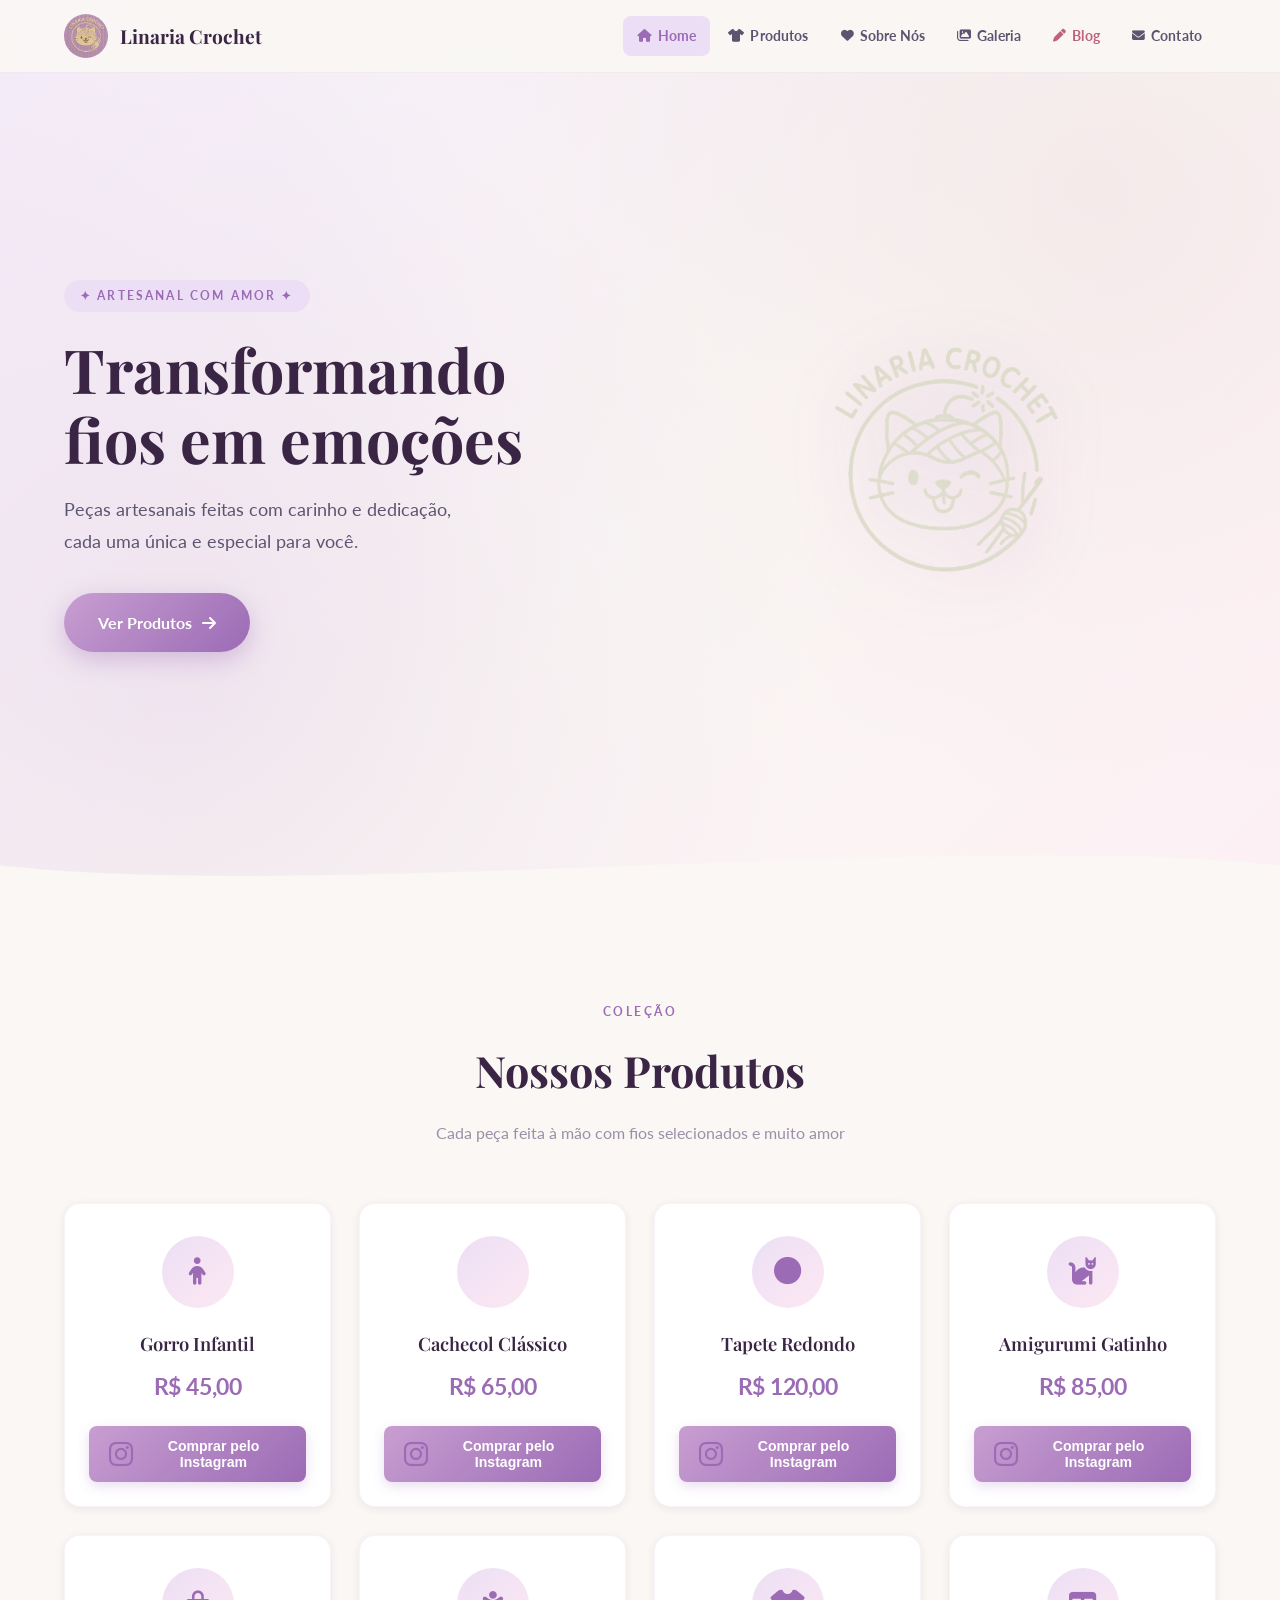
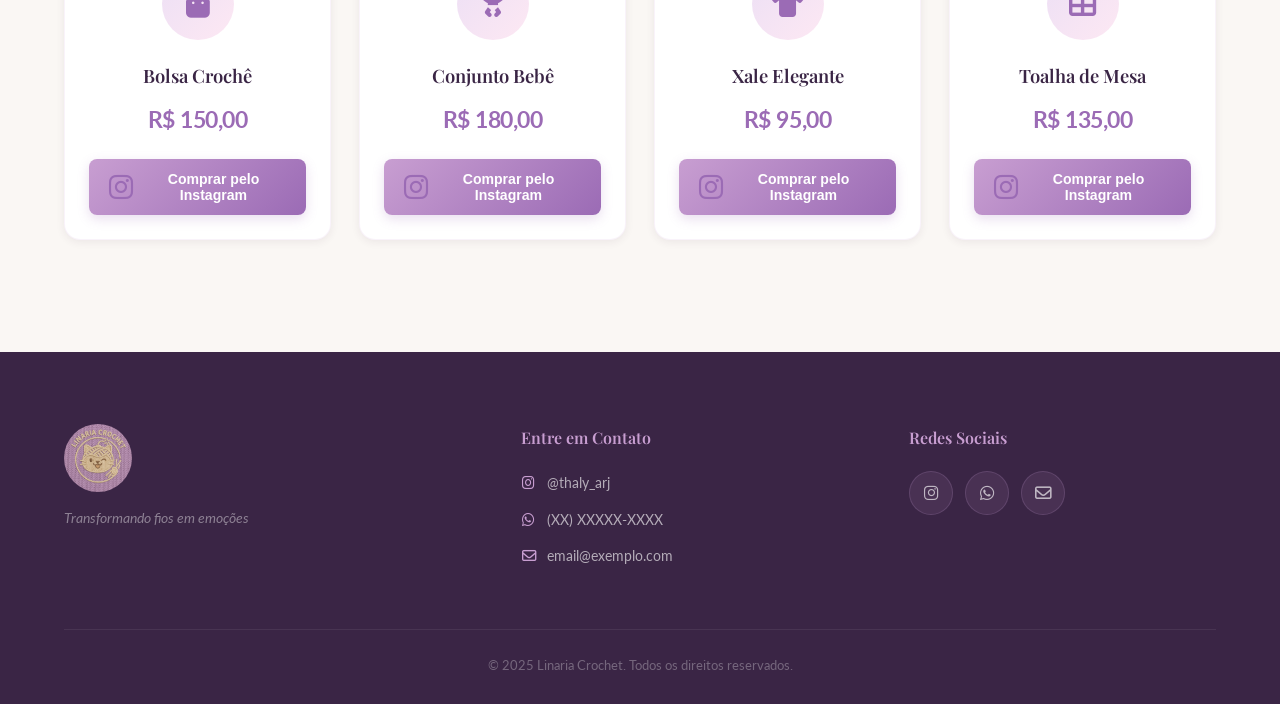
<file: index.html>
<!DOCTYPE html>
<html lang="pt-BR">
<head>
  <meta charset="UTF-8" />
  <meta name="viewport" content="width=device-width, initial-scale=1.0" />
  <title>Linaria Crochet</title>
  <link rel="icon" type="image/png" href="./img/favicon.ico">
  <link rel="preconnect" href="https://fonts.googleapis.com">
  <link rel="preconnect" href="https://fonts.gstatic.com" crossorigin>
  <link href="https://fonts.googleapis.com/css2?family=Playfair+Display:ital,wght@0,400;0,600;0,700;1,400&family=Lato:wght@300;400;700&display=swap" rel="stylesheet">
  <link rel="stylesheet" href="https://cdnjs.cloudflare.com/ajax/libs/font-awesome/6.4.0/css/all.min.css">
  <link rel="stylesheet" href="css/style.css">
  <link rel="stylesheet" href="css/cat.css">
</head>
<body>
  <nav class="navbar" id="navbar">
    <div class="nav-container">
      <a href="index.html" class="nav-brand">
        <img src="./img/logo.png" alt="Linaria Crochet" />
        <span>Linaria Crochet</span>
      </a>
      <ul class="nav-menu" id="pp-menu"></ul>
      <button class="mobile-menu-toggle" aria-label="Abrir menu">
        <i class="fas fa-bars"></i>
      </button>
    </div>
  </nav>
  <div class="overlay"></div>

  <section class="hero" id="home">
    <div class="hero-container">
      <div class="hero-content">
        <span class="hero-badge">✦ Artesanal com amor ✦</span>
        <h1 class="hero-title">Transformando<br>fios em emoções</h1>
        <p class="hero-subtitle">Peças artesanais feitas com carinho e dedicação, cada uma única e especial para você.</p>
        <a href="#products" class="hero-button">
          Ver Produtos <i class="fas fa-arrow-right"></i>
        </a>
      </div>
      <div class="hero-visual">
        <div class="cat-logo"></div>
      </div>
    </div>
    <div class="hero-wave">
      <svg viewBox="0 0 1440 80" preserveAspectRatio="none" xmlns="http://www.w3.org/2000/svg">
        <path d="M0,40 C360,80 1080,0 1440,40 L1440,80 L0,80 Z" fill="#faf7f4"/>
      </svg>
    </div>
  </section>

  <main class="main-container" id="products">
    <div class="section-header">
      <span class="section-badge">Coleção</span>
      <h2 class="section-title">Nossos Produtos</h2>
      <p class="section-subtitle">Cada peça feita à mão com fios selecionados e muito amor</p>
    </div>
    <div class="grid" id="product-grid"></div>
  </main>

  <footer class="footer" id="contact">
    <div class="container">
      <div class="footer-content">
        <div class="footer-brand">
          <img src="./img/logo.png" alt="Linaria Crochet">
          <p class="footer-tagline">Transformando fios em emoções</p>
        </div>
        <div class="footer-info">
          <h3>Entre em Contato</h3>
          <div class="contact-info">
            <p><i class="fab fa-instagram"></i> @thaly_arj</p>
            <p><i class="fab fa-whatsapp"></i> (XX) XXXXX-XXXX</p>
            <p><i class="far fa-envelope"></i> email@exemplo.com</p>
          </div>
        </div>
        <div class="footer-social">
          <h3>Redes Sociais</h3>
          <div class="footer-links">
            <a href="https://www.instagram.com/thaly_arj/" target="_blank" aria-label="Instagram">
              <i class="fab fa-instagram"></i>
            </a>
            <a href="#" aria-label="WhatsApp">
              <i class="fab fa-whatsapp"></i>
            </a>
            <a href="#" aria-label="Email">
              <i class="far fa-envelope"></i>
            </a>
          </div>
        </div>
      </div>
      <div class="footer-bottom">
        <p>&copy; 2025 Linaria Crochet. Todos os direitos reservados.</p>
      </div>
    </div>
  </footer>

  <script src="js/menu.js"></script>
  <script src="js/script.js"></script>
</body>
</html>
</file>
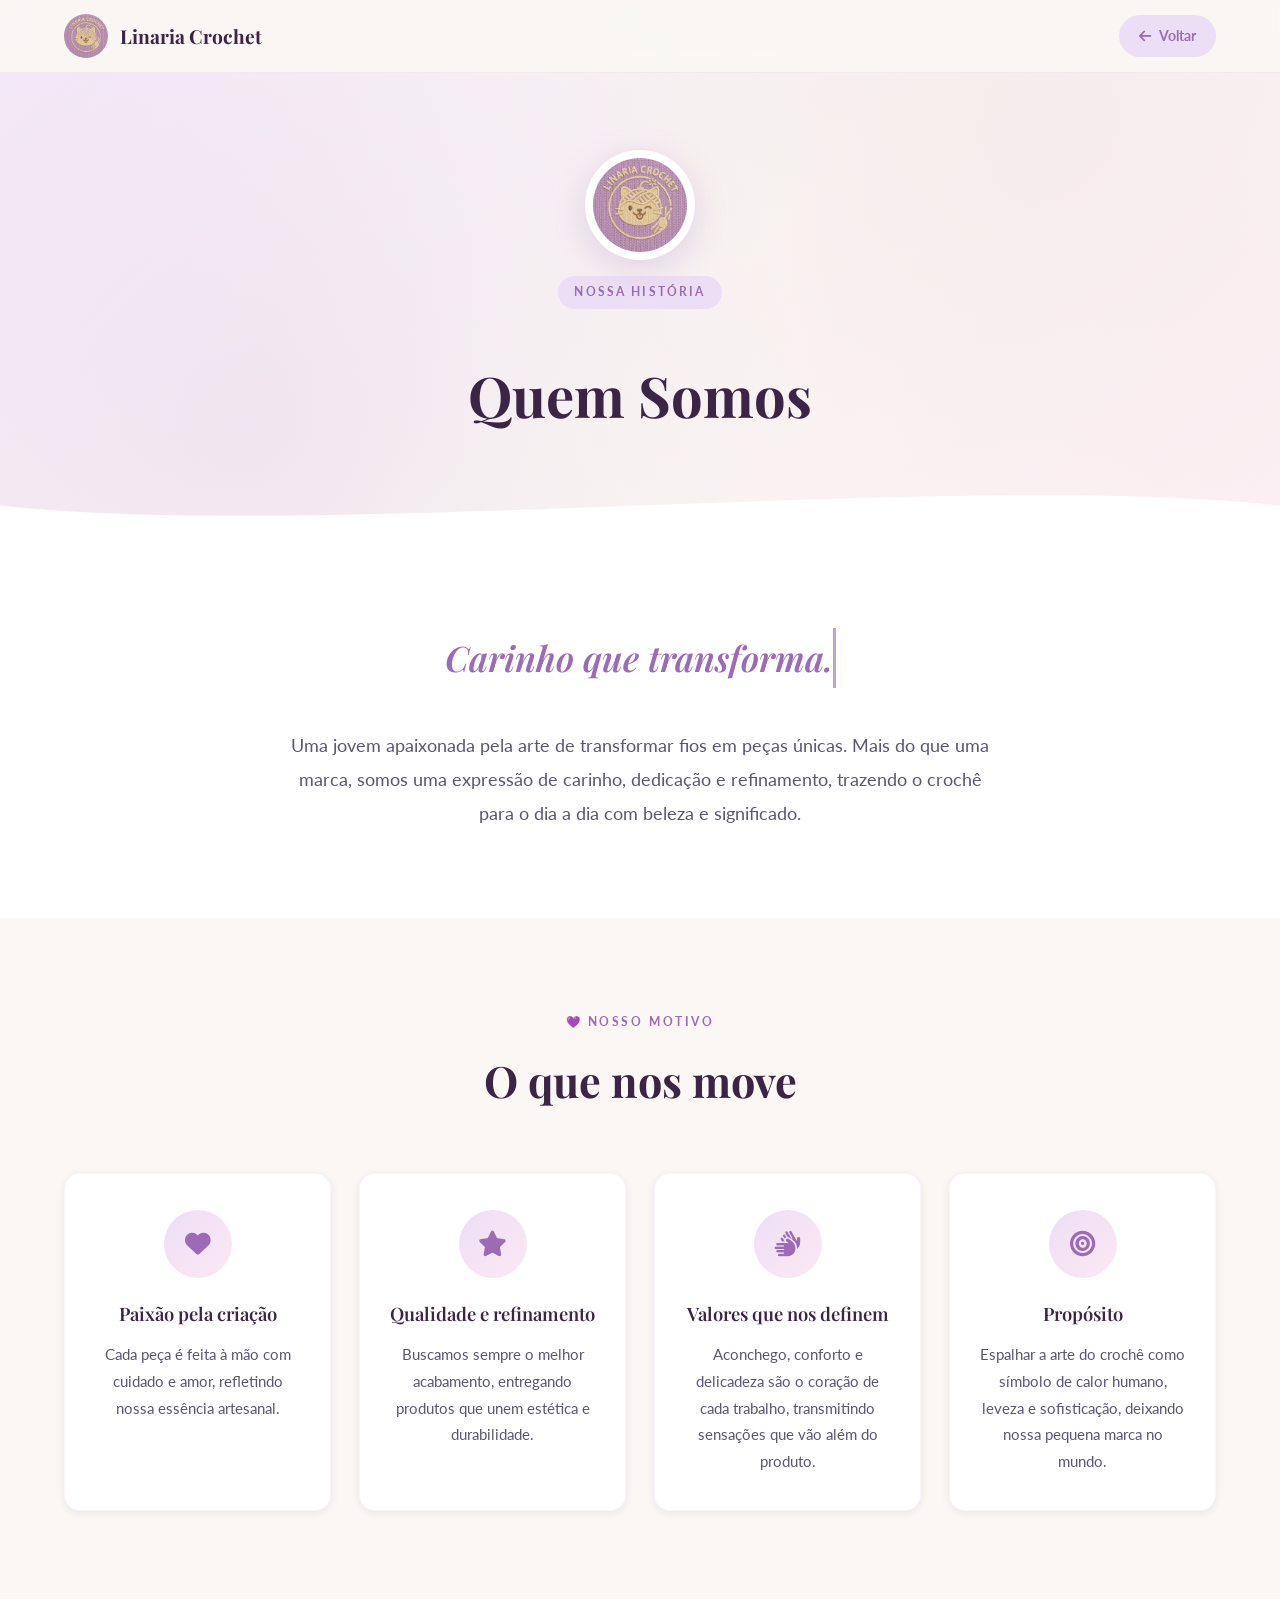
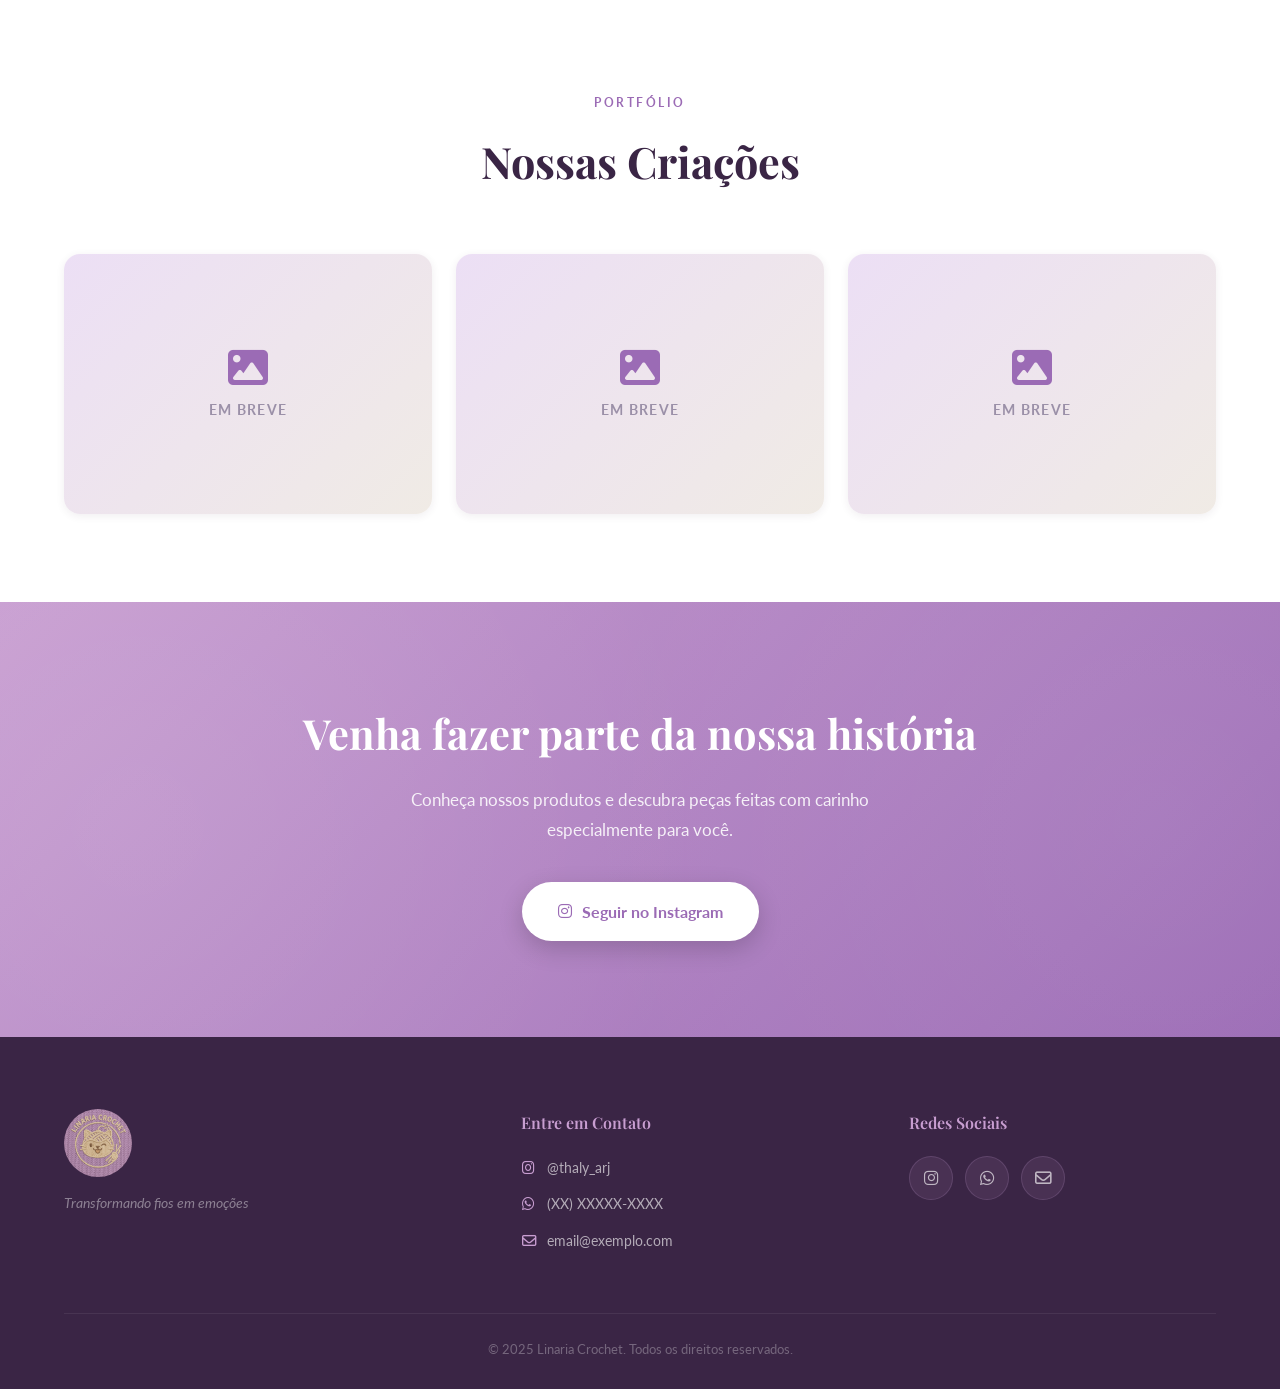
<file: quemsomos.html>
<!DOCTYPE html>
<html lang="pt-BR">
<head>
  <meta charset="UTF-8">
  <meta name="viewport" content="width=device-width, initial-scale=1.0">
  <title>Quem Somos - Linaria Crochet</title>
  <link rel="icon" type="image/png" href="./img/favicon.ico">
  <link rel="preconnect" href="https://fonts.googleapis.com">
  <link rel="preconnect" href="https://fonts.gstatic.com" crossorigin>
  <link href="https://fonts.googleapis.com/css2?family=Playfair+Display:ital,wght@0,400;0,600;0,700;1,400&family=Lato:wght@300;400;700&display=swap" rel="stylesheet">
  <link rel="stylesheet" href="https://cdnjs.cloudflare.com/ajax/libs/font-awesome/6.4.0/css/all.min.css">
  <link rel="stylesheet" href="css/style.css">
  <link rel="stylesheet" href="css/quemSomos.css">
</head>
<body>
  <nav class="navbar" id="navbar">
    <div class="nav-container">
      <a href="index.html" class="nav-brand">
        <img src="./img/logo.png" alt="Linaria Crochet" />
        <span>Linaria Crochet</span>
      </a>
      <a href="index.html" class="nav-back">
        <i class="fas fa-arrow-left"></i>
        <span>Voltar</span>
      </a>
    </div>
  </nav>

  <section class="qs-hero">
    <div class="qs-hero-content">
      <div class="qs-hero-logo">
        <img src="img/logo.png" alt="Linaria Crochet">
      </div>
      <span class="hero-badge">Nossa história</span>
      <h1 class="qs-hero-title">Quem Somos</h1>
    </div>
    <div class="hero-wave">
      <svg viewBox="0 0 1440 80" preserveAspectRatio="none" xmlns="http://www.w3.org/2000/svg">
        <path d="M0,40 C360,80 1080,0 1440,40 L1440,80 L0,80 Z" fill="#ffffff"/>
      </svg>
    </div>
  </section>

  <main class="about-container">
    <section class="intro-section">
      <div class="container">
        <div class="typewriter-container">
          <h2 class="typewriter">Carinho que transforma.</h2>
        </div>
        <p class="intro-text">Uma jovem apaixonada pela arte de transformar fios em peças únicas. Mais do que uma marca, somos uma expressão de carinho, dedicação e refinamento, trazendo o crochê para o dia a dia com beleza e significado.</p>
      </div>
    </section>

    <section class="motive-section">
      <div class="container">
        <div class="section-header">
          <span class="section-badge">💜 Nosso Motivo</span>
          <h2 class="section-title">O que nos move</h2>
        </div>
        <div class="motive-grid">
          <div class="motive-card">
            <div class="motive-icon"><i class="fas fa-heart"></i></div>
            <h3>Paixão pela criação</h3>
            <p>Cada peça é feita à mão com cuidado e amor, refletindo nossa essência artesanal.</p>
          </div>
          <div class="motive-card">
            <div class="motive-icon"><i class="fas fa-star"></i></div>
            <h3>Qualidade e refinamento</h3>
            <p>Buscamos sempre o melhor acabamento, entregando produtos que unem estética e durabilidade.</p>
          </div>
          <div class="motive-card">
            <div class="motive-icon"><i class="fas fa-hands"></i></div>
            <h3>Valores que nos definem</h3>
            <p>Aconchego, conforto e delicadeza são o coração de cada trabalho, transmitindo sensações que vão além do produto.</p>
          </div>
          <div class="motive-card">
            <div class="motive-icon"><i class="fas fa-bullseye"></i></div>
            <h3>Propósito</h3>
            <p>Espalhar a arte do crochê como símbolo de calor humano, leveza e sofisticação, deixando nossa pequena marca no mundo.</p>
          </div>
        </div>
      </div>
    </section>

    <section class="gallery-section">
      <div class="container">
        <div class="section-header">
          <span class="section-badge">Portfólio</span>
          <h2 class="section-title">Nossas Criações</h2>
        </div>
        <div class="gallery-grid">
          <div class="gallery-item">
            <div class="gallery-image placeholder-image">
              <i class="fas fa-image"></i>
              <span>Em breve</span>
            </div>
          </div>
          <div class="gallery-item">
            <div class="gallery-image placeholder-image">
              <i class="fas fa-image"></i>
              <span>Em breve</span>
            </div>
          </div>
          <div class="gallery-item">
            <div class="gallery-image placeholder-image">
              <i class="fas fa-image"></i>
              <span>Em breve</span>
            </div>
          </div>
        </div>
      </div>
    </section>

    <section class="cta-section">
      <div class="container">
        <h2 class="cta-title">Venha fazer parte da nossa história</h2>
        <p>Conheça nossos produtos e descubra peças feitas com carinho especialmente para você.</p>
        <a href="https://www.instagram.com/thaly_arj/" target="_blank" class="cta-button">
          <i class="fab fa-instagram"></i> Seguir no Instagram
        </a>
      </div>
    </section>
  </main>

  <footer class="footer" id="contact">
    <div class="container">
      <div class="footer-content">
        <div class="footer-brand">
          <img src="./img/logo.png" alt="Linaria Crochet">
          <p class="footer-tagline">Transformando fios em emoções</p>
        </div>
        <div class="footer-info">
          <h3>Entre em Contato</h3>
          <div class="contact-info">
            <p><i class="fab fa-instagram"></i> @thaly_arj</p>
            <p><i class="fab fa-whatsapp"></i> (XX) XXXXX-XXXX</p>
            <p><i class="far fa-envelope"></i> email@exemplo.com</p>
          </div>
        </div>
        <div class="footer-social">
          <h3>Redes Sociais</h3>
          <div class="footer-links">
            <a href="https://www.instagram.com/thaly_arj/" target="_blank" aria-label="Instagram">
              <i class="fab fa-instagram"></i>
            </a>
            <a href="#" aria-label="WhatsApp">
              <i class="fab fa-whatsapp"></i>
            </a>
            <a href="#" aria-label="Email">
              <i class="far fa-envelope"></i>
            </a>
          </div>
        </div>
      </div>
      <div class="footer-bottom">
        <p>&copy; 2025 Linaria Crochet. Todos os direitos reservados.</p>
      </div>
    </div>
  </footer>

  <script src="js/quemSomos.js"></script>
  <script>
    window.addEventListener('scroll', () => {
      document.getElementById('navbar').classList.toggle('scrolled', window.scrollY > 20);
    });
  </script>
</body>
</html>
</file>
<file: css/style.css>
/* =====================================================
   LINARIA CROCHET — ESTILOS PRINCIPAIS
   ===================================================== */

/* === TOKENS === */
:root {
  --primary:       #c89ed1;
  --primary-dark:  #9b6bb5;
  --primary-light: #ecdff5;
  --accent:        #d4a0b0;
  --cream:         #faf7f4;
  --cream-dark:    #f0ebe5;
  --text-dark:     #3a2545;
  --text-body:     #5c5570;
  --text-light:    #9b90a8;
  --white:         #ffffff;
  --shadow-sm:     0 2px 8px rgba(58, 37, 69, 0.08);
  --shadow-md:     0 8px 24px rgba(58, 37, 69, 0.12);
  --shadow-lg:     0 20px 48px rgba(58, 37, 69, 0.18);
  --radius:        16px;
  --radius-sm:     8px;
  --radius-full:   50px;
  --nav-h:         72px;
}

/* === RESET === */
*, *::before, *::after {
  margin: 0;
  padding: 0;
  box-sizing: border-box;
}

html { scroll-behavior: smooth; }

body {
  font-family: 'Lato', 'Segoe UI', sans-serif;
  background: var(--cream);
  color: var(--text-body);
  line-height: 1.7;
  overflow-x: hidden;
}

body.no-scroll { overflow: hidden; }

img { max-width: 100%; display: block; }
a   { text-decoration: none; }
ul  { list-style: none; }

.container {
  max-width: 1200px;
  margin: 0 auto;
  padding: 0 24px;
}

/* === NAVBAR === */
.navbar {
  position: fixed;
  top: 0;
  left: 0;
  right: 0;
  z-index: 1000;
  background: rgba(250, 247, 244, 0.88);
  backdrop-filter: blur(14px);
  -webkit-backdrop-filter: blur(14px);
  border-bottom: 1px solid rgba(200, 158, 209, 0.15);
  transition: background 0.3s ease, box-shadow 0.3s ease;
}

.navbar.scrolled {
  background: rgba(255, 255, 255, 0.97);
  box-shadow: var(--shadow-sm);
}

.nav-container {
  max-width: 1200px;
  margin: 0 auto;
  padding: 0 24px;
  height: var(--nav-h);
  display: flex;
  align-items: center;
  gap: 24px;
}

.nav-brand {
  display: flex;
  align-items: center;
  gap: 12px;
  flex-shrink: 0;
}

.nav-brand img {
  width: 44px;
  height: 44px;
  border-radius: 50%;
  object-fit: cover;
  transition: transform 0.3s ease;
}

.nav-brand:hover img { transform: scale(1.08); }

.nav-brand span {
  font-family: 'Playfair Display', Georgia, serif;
  font-size: 1.2rem;
  font-weight: 700;
  color: var(--text-dark);
  white-space: nowrap;
}

/* Desktop nav links */
.nav-menu {
  display: flex;
  align-items: center;
  gap: 4px;
  margin-left: auto;
}

.nav-menu li a {
  display: flex;
  align-items: center;
  gap: 6px;
  padding: 8px 14px;
  border-radius: var(--radius-sm);
  font-size: 0.88rem;
  font-weight: 700;
  color: var(--text-body);
  transition: color 0.2s ease, background 0.2s ease;
  letter-spacing: 0.01em;
}

.nav-menu li a i { font-size: 0.8rem; }

.nav-menu li a:hover,
.nav-menu li.active a {
  color: var(--primary-dark);
  background: var(--primary-light);
}

.nav-menu li.blog a { color: #c06080; }

/* "Voltar" link (quemsomos page) */
.nav-back {
  display: flex;
  align-items: center;
  gap: 8px;
  margin-left: auto;
  padding: 9px 20px;
  border-radius: var(--radius-full);
  background: var(--primary-light);
  color: var(--primary-dark);
  font-size: 0.88rem;
  font-weight: 700;
  transition: background 0.2s ease, transform 0.2s ease;
}

.nav-back:hover {
  background: var(--primary);
  color: var(--white);
  transform: translateX(-2px);
}

.mobile-menu-toggle {
  display: none;
  align-items: center;
  justify-content: center;
  background: none;
  border: none;
  cursor: pointer;
  padding: 8px;
  color: var(--text-dark);
  font-size: 1.3rem;
  border-radius: var(--radius-sm);
  transition: background 0.2s ease;
  margin-left: auto;
}

.mobile-menu-toggle:hover {
  background: var(--primary-light);
  color: var(--primary-dark);
}

/* === OVERLAY === */
.overlay {
  display: none;
  position: fixed;
  inset: 0;
  background: rgba(58, 37, 69, 0.45);
  z-index: 998;
  opacity: 0;
  transition: opacity 0.3s ease;
}

.overlay.active {
  display: block;
  opacity: 1;
}

/* === HERO === */
.hero {
  min-height: 100vh;
  padding-top: var(--nav-h);
  background: linear-gradient(135deg, #f3eaf8 0%, var(--cream) 55%, #fdf0f5 100%);
  position: relative;
  display: flex;
  align-items: center;
  overflow: hidden;
}

.hero::before {
  content: '';
  position: absolute;
  inset: 0;
  background:
    radial-gradient(circle at 15% 75%, rgba(200, 158, 209, 0.18) 0%, transparent 48%),
    radial-gradient(circle at 85% 20%, rgba(212, 160, 176, 0.14) 0%, transparent 48%);
  pointer-events: none;
}

.hero-container {
  max-width: 1200px;
  width: 100%;
  margin: 0 auto;
  padding: 60px 24px 100px;
  display: grid;
  grid-template-columns: 1fr 1fr;
  align-items: center;
  gap: 56px;
  position: relative;
  z-index: 2;
}

.hero-badge {
  display: inline-block;
  font-size: 0.75rem;
  font-weight: 700;
  letter-spacing: 0.18em;
  text-transform: uppercase;
  color: var(--primary-dark);
  background: var(--primary-light);
  padding: 6px 16px;
  border-radius: var(--radius-full);
  margin-bottom: 22px;
}

.hero-title {
  font-family: 'Playfair Display', Georgia, serif;
  font-size: clamp(2.4rem, 5vw, 3.8rem);
  font-weight: 700;
  color: var(--text-dark);
  line-height: 1.15;
  margin-bottom: 20px;
  animation: fadeInDown 0.9s ease both;
}

.hero-subtitle {
  font-size: 1.1rem;
  color: var(--text-body);
  line-height: 1.8;
  margin-bottom: 36px;
  max-width: 420px;
  animation: fadeInUp 0.9s ease 0.3s both;
}

.hero-button {
  display: inline-flex;
  align-items: center;
  gap: 10px;
  background: linear-gradient(135deg, var(--primary) 0%, var(--primary-dark) 100%);
  color: var(--white);
  padding: 16px 34px;
  border-radius: var(--radius-full);
  font-weight: 700;
  font-size: 1rem;
  box-shadow: 0 8px 24px rgba(155, 107, 181, 0.35);
  transition: transform 0.3s ease, box-shadow 0.3s ease;
  animation: fadeInUp 0.9s ease 0.6s both;
}

.hero-button:hover {
  transform: translateY(-3px);
  box-shadow: 0 14px 36px rgba(155, 107, 181, 0.45);
}

.hero-button i { transition: transform 0.3s ease; }
.hero-button:hover i { transform: translateX(5px); }

.hero-visual {
  display: flex;
  justify-content: center;
  align-items: center;
  animation: fadeInRight 0.9s ease 0.2s both;
}

.hero-wave {
  position: absolute;
  bottom: -1px;
  left: 0;
  right: 0;
  line-height: 0;
}

.hero-wave svg {
  width: 100%;
  display: block;
}

/* === SECTION COMMON === */
.section-header {
  text-align: center;
  margin-bottom: 56px;
}

.section-badge {
  display: inline-block;
  font-size: 0.72rem;
  font-weight: 700;
  letter-spacing: 0.22em;
  text-transform: uppercase;
  color: var(--primary-dark);
  margin-bottom: 12px;
}

.section-title {
  font-family: 'Playfair Display', Georgia, serif;
  font-size: clamp(1.9rem, 4vw, 2.7rem);
  font-weight: 700;
  color: var(--text-dark);
  margin-bottom: 12px;
}

.section-subtitle {
  font-size: 1.02rem;
  color: var(--text-light);
  max-width: 480px;
  margin: 0 auto;
}

/* === PRODUCTS SECTION === */
.main-container {
  max-width: 1200px;
  margin: 0 auto;
  padding: 96px 24px 112px;
}

/* === PRODUCT GRID === */
.grid {
  display: grid;
  grid-template-columns: repeat(auto-fill, minmax(260px, 1fr));
  gap: 28px;
}

/* === PRODUCT CARD === */
.card {
  background: var(--white);
  border-radius: var(--radius);
  padding: 32px 24px 24px;
  text-align: center;
  box-shadow: var(--shadow-sm);
  display: flex;
  flex-direction: column;
  align-items: center;
  opacity: 0;
  transform: translateY(28px);
  transition: opacity 0.5s ease, transform 0.5s ease, box-shadow 0.3s ease;
  border: 1px solid rgba(200, 158, 209, 0.12);
  position: relative;
  overflow: hidden;
}

.card::before {
  content: '';
  position: absolute;
  top: 0; left: 0; right: 0;
  height: 3px;
  background: linear-gradient(90deg, var(--primary), var(--accent));
  transform: scaleX(0);
  transform-origin: left;
  transition: transform 0.4s ease;
}

.card.visible {
  opacity: 1;
  transform: translateY(0);
}

.card:hover {
  box-shadow: var(--shadow-md);
  transform: translateY(-8px);
}

.card:hover::before { transform: scaleX(1); }

.card-icon-wrap {
  width: 72px;
  height: 72px;
  background: linear-gradient(135deg, var(--primary-light), #fde8f3);
  border-radius: 50%;
  display: flex;
  align-items: center;
  justify-content: center;
  margin-bottom: 20px;
  transition: transform 0.3s ease;
}

.card:hover .card-icon-wrap { transform: scale(1.08); }

.card i {
  font-size: 1.7rem;
  color: var(--primary-dark);
}

.card h2 {
  font-family: 'Playfair Display', Georgia, serif;
  font-size: 1.15rem;
  font-weight: 600;
  color: var(--text-dark);
  margin-bottom: 8px;
}

.card .price {
  font-size: 1.45rem;
  font-weight: 700;
  color: var(--primary-dark);
  margin-bottom: 20px;
  letter-spacing: -0.02em;
}

.card button {
  width: 100%;
  margin-top: auto;
  padding: 12px 20px;
  background: linear-gradient(135deg, var(--primary), var(--primary-dark));
  color: var(--white);
  border: none;
  border-radius: var(--radius-sm);
  font-size: 0.88rem;
  font-weight: 700;
  cursor: pointer;
  display: flex;
  align-items: center;
  justify-content: center;
  gap: 8px;
  transition: transform 0.2s ease, box-shadow 0.2s ease;
  box-shadow: 0 4px 12px rgba(155, 107, 181, 0.22);
}

.card button:hover {
  box-shadow: 0 8px 20px rgba(155, 107, 181, 0.4);
  transform: translateY(-2px);
}

/* === FOOTER === */
.footer {
  background: var(--text-dark);
  color: rgba(255, 255, 255, 0.82);
  padding: 72px 0 28px;
}

.footer-content {
  display: grid;
  grid-template-columns: 1.2fr 1fr 0.9fr;
  gap: 48px;
  margin-bottom: 48px;
}

.footer-brand img {
  width: 68px;
  height: 68px;
  border-radius: 50%;
  object-fit: cover;
  margin-bottom: 14px;
  opacity: 0.9;
}

.footer-tagline {
  font-size: 0.9rem;
  color: rgba(255, 255, 255, 0.42);
  font-style: italic;
}

.footer-info h3,
.footer-social h3 {
  font-family: 'Playfair Display', Georgia, serif;
  font-size: 1rem;
  font-weight: 600;
  color: var(--primary);
  margin-bottom: 20px;
}

.contact-info p {
  display: flex;
  align-items: center;
  gap: 10px;
  margin-bottom: 12px;
  font-size: 0.9rem;
  color: rgba(255, 255, 255, 0.62);
}

.contact-info i {
  color: var(--primary);
  width: 16px;
  text-align: center;
  flex-shrink: 0;
}

.footer-links {
  display: flex;
  gap: 12px;
}

.footer-links a {
  width: 44px;
  height: 44px;
  border-radius: 50%;
  background: rgba(200, 158, 209, 0.1);
  display: flex;
  align-items: center;
  justify-content: center;
  color: rgba(255, 255, 255, 0.65);
  font-size: 1.05rem;
  border: 1px solid rgba(200, 158, 209, 0.18);
  transition: background 0.2s ease, color 0.2s ease, transform 0.2s ease, border-color 0.2s ease;
}

.footer-links a:hover {
  background: var(--primary);
  color: var(--white);
  transform: translateY(-3px);
  border-color: var(--primary);
}

.footer-bottom {
  border-top: 1px solid rgba(255, 255, 255, 0.07);
  padding-top: 24px;
  text-align: center;
  font-size: 0.82rem;
  color: rgba(255, 255, 255, 0.3);
}

/* === ANIMATIONS === */
@keyframes fadeInDown {
  from { opacity: 0; transform: translateY(-24px); }
  to   { opacity: 1; transform: translateY(0); }
}

@keyframes fadeInUp {
  from { opacity: 0; transform: translateY(24px); }
  to   { opacity: 1; transform: translateY(0); }
}

@keyframes fadeInRight {
  from { opacity: 0; transform: translateX(32px); }
  to   { opacity: 1; transform: translateX(0); }
}

/* === RESPONSIVE === */
@media (max-width: 1024px) {
  .hero-container { gap: 40px; }
  .footer-content { grid-template-columns: 1fr 1fr; }
}

@media (max-width: 768px) {
  .mobile-menu-toggle { display: flex; }

  .nav-menu {
    position: fixed;
    top: var(--nav-h);
    left: 0;
    right: 0;
    flex-direction: column;
    align-items: stretch;
    margin-left: 0;
    background: var(--white);
    padding: 12px 16px 20px;
    gap: 4px;
    box-shadow: var(--shadow-md);
    transform: translateY(-110%);
    opacity: 0;
    transition: transform 0.35s cubic-bezier(0.4, 0, 0.2, 1), opacity 0.35s ease;
    z-index: 999;
    pointer-events: none;
  }

  .nav-menu.active {
    transform: translateY(0);
    opacity: 1;
    pointer-events: all;
  }

  .nav-menu li a {
    padding: 12px 16px;
    font-size: 0.95rem;
    border-radius: var(--radius-sm);
  }

  .hero {
    min-height: auto;
  }

  .hero-container {
    grid-template-columns: 1fr;
    text-align: center;
    padding: 56px 24px 96px;
    gap: 36px;
  }

  .hero-subtitle { margin: 0 auto 36px; }

  .hero-visual { order: -1; }

  .main-container { padding: 72px 20px 88px; }

  .footer-content {
    grid-template-columns: 1fr;
    gap: 28px;
    text-align: center;
  }

  .footer-links { justify-content: center; }
  .contact-info p { justify-content: center; }
}

@media (max-width: 480px) {
  .hero-title { font-size: 2.1rem; }

  .grid { grid-template-columns: 1fr; }

  .main-container { padding: 64px 16px 80px; }

  .nav-brand span { font-size: 1rem; }
}
</file>
<file: css/cat.css>
.cat-logo {
  width: 300px;
  height: 300px;
  background: url("../img/hero-image.png") no-repeat center / contain;
  animation: catPulse 4s ease-in-out infinite, catFadeIn 1s ease both;
  margin: 0 auto;
  filter: drop-shadow(0 12px 32px rgba(155, 107, 181, 0.22));
}

@keyframes catPulse {
  0%, 100% { transform: scale(1) translateY(0); }
  50%       { transform: scale(1.04) translateY(-8px); }
}

@keyframes catFadeIn {
  from { opacity: 0; transform: scale(0.82) translateY(16px); }
  to   { opacity: 1; transform: scale(1) translateY(0); }
}

@media (max-width: 768px) {
  .cat-logo {
    width: 220px;
    height: 220px;
  }
}

@media (max-width: 480px) {
  .cat-logo {
    width: 180px;
    height: 180px;
  }
}
</file>
<file: css/quemSomos.css>
/* =====================================================
   LINARIA CROCHET — PÁGINA QUEM SOMOS
   Complementa style.css (tokens, navbar, footer já incluídos)
   ===================================================== */

/* === HERO DA PÁGINA === */
.qs-hero {
  padding-top: var(--nav-h);
  min-height: 60vh;
  background: linear-gradient(135deg, #f3eaf8 0%, var(--cream) 55%, #fdf0f5 100%);
  display: flex;
  align-items: center;
  justify-content: center;
  text-align: center;
  position: relative;
  overflow: hidden;
}

.qs-hero::before {
  content: '';
  position: absolute;
  inset: 0;
  background:
    radial-gradient(circle at 20% 80%, rgba(200, 158, 209, 0.16) 0%, transparent 50%),
    radial-gradient(circle at 80% 20%, rgba(212, 160, 176, 0.12) 0%, transparent 50%);
  pointer-events: none;
}

.qs-hero-content {
  position: relative;
  z-index: 2;
  padding: 60px 24px 80px;
  display: flex;
  flex-direction: column;
  align-items: center;
  gap: 16px;
}

.qs-hero-logo {
  width: 110px;
  height: 110px;
  border-radius: 50%;
  background: var(--white);
  padding: 8px;
  box-shadow: 0 8px 32px rgba(155, 107, 181, 0.22);
  animation: fadeInDown 0.8s ease both;
  overflow: hidden;
}

.qs-hero-logo img {
  width: 100%;
  height: 100%;
  border-radius: 50%;
  object-fit: cover;
}

.qs-hero-title {
  font-family: 'Playfair Display', Georgia, serif;
  font-size: clamp(2.2rem, 5vw, 3.5rem);
  font-weight: 700;
  color: var(--text-dark);
  animation: fadeInUp 0.8s ease 0.2s both;
}

/* === INTRO === */
.intro-section {
  padding: 88px 0;
  background: var(--white);
  text-align: center;
}

.typewriter-container {
  margin-bottom: 28px;
  min-height: 72px;
}

.typewriter {
  font-family: 'Playfair Display', Georgia, serif;
  font-size: clamp(1.6rem, 3.5vw, 2.2rem);
  font-style: italic;
  color: var(--primary-dark);
  font-weight: 600;
  display: inline-block;
  border-right: 3px solid var(--primary);
  white-space: nowrap;
  overflow: hidden;
  animation: blink 0.75s step-end infinite;
}

.intro-text {
  font-size: 1.12rem;
  max-width: 720px;
  margin: 0 auto;
  line-height: 1.9;
  color: var(--text-body);
  opacity: 0;
  transform: translateY(20px);
  transition: opacity 0.7s ease, transform 0.7s ease;
}

.intro-text.visible {
  opacity: 1;
  transform: translateY(0);
}

/* === MOTIVE === */
.motive-section {
  padding: 88px 0;
  background: var(--cream);
}

.motive-grid {
  display: grid;
  grid-template-columns: repeat(auto-fit, minmax(240px, 1fr));
  gap: 28px;
}

.motive-card {
  background: var(--white);
  padding: 36px 28px;
  border-radius: var(--radius);
  text-align: center;
  box-shadow: var(--shadow-sm);
  border: 1px solid rgba(200, 158, 209, 0.1);
  opacity: 0;
  transform: translateY(28px);
  transition: opacity 0.5s ease, transform 0.5s ease, box-shadow 0.3s ease;
  position: relative;
  overflow: hidden;
}

.motive-card::after {
  content: '';
  position: absolute;
  bottom: 0; left: 0; right: 0;
  height: 3px;
  background: linear-gradient(90deg, var(--primary), var(--accent));
  transform: scaleX(0);
  transform-origin: left;
  transition: transform 0.4s ease;
}

.motive-card.visible {
  opacity: 1;
  transform: translateY(0);
}

.motive-card:hover {
  box-shadow: var(--shadow-md);
  transform: translateY(-8px);
}

.motive-card:hover::after { transform: scaleX(1); }

.motive-icon {
  width: 68px;
  height: 68px;
  background: linear-gradient(135deg, var(--primary-light), #fde8f3);
  border-radius: 50%;
  display: flex;
  align-items: center;
  justify-content: center;
  margin: 0 auto 20px;
  font-size: 1.6rem;
  color: var(--primary-dark);
  transition: transform 0.3s ease;
}

.motive-card:hover .motive-icon { transform: scale(1.1); }

.motive-card h3 {
  font-family: 'Playfair Display', Georgia, serif;
  font-size: 1.15rem;
  font-weight: 600;
  color: var(--text-dark);
  margin-bottom: 12px;
}

.motive-card p {
  font-size: 0.95rem;
  color: var(--text-body);
  line-height: 1.75;
}

/* === GALLERY === */
.gallery-section {
  padding: 88px 0;
  background: var(--white);
}

.gallery-grid {
  display: grid;
  grid-template-columns: repeat(auto-fit, minmax(280px, 1fr));
  gap: 24px;
}

.gallery-item {
  border-radius: var(--radius);
  overflow: hidden;
  box-shadow: var(--shadow-sm);
  opacity: 0;
  transform: translateY(24px);
  transition: opacity 0.5s ease, transform 0.5s ease, box-shadow 0.3s ease;
}

.gallery-item.visible {
  opacity: 1;
  transform: translateY(0);
}

.gallery-item:hover {
  box-shadow: var(--shadow-md);
  transform: translateY(-6px);
}

.placeholder-image {
  height: 260px;
  background: linear-gradient(135deg, var(--primary-light), var(--cream-dark));
  display: flex;
  flex-direction: column;
  align-items: center;
  justify-content: center;
  gap: 12px;
  color: var(--primary-dark);
  font-size: 2.5rem;
  transition: background 0.3s ease;
}

.placeholder-image span {
  font-size: 0.85rem;
  font-weight: 700;
  letter-spacing: 0.1em;
  text-transform: uppercase;
  color: var(--text-light);
}

.gallery-item:hover .placeholder-image {
  background: linear-gradient(135deg, #e5d2f5, #f5e0ea);
}

/* === CTA === */
.cta-section {
  padding: 96px 0;
  background: linear-gradient(135deg, var(--primary) 0%, var(--primary-dark) 100%);
  color: var(--white);
  text-align: center;
  position: relative;
  overflow: hidden;
}

.cta-section::before {
  content: '';
  position: absolute;
  inset: 0;
  background:
    radial-gradient(circle at 10% 50%, rgba(255,255,255,0.08) 0%, transparent 50%),
    radial-gradient(circle at 90% 50%, rgba(255,255,255,0.06) 0%, transparent 50%);
}

.cta-section .container { position: relative; z-index: 2; }

.cta-title {
  font-family: 'Playfair Display', Georgia, serif;
  font-size: clamp(1.8rem, 4vw, 2.6rem);
  font-weight: 700;
  margin-bottom: 16px;
}

.cta-section > .container > p {
  font-size: 1.08rem;
  max-width: 540px;
  margin: 0 auto 36px;
  opacity: 0.88;
  line-height: 1.75;
}

.cta-button {
  display: inline-flex;
  align-items: center;
  gap: 10px;
  background: var(--white);
  color: var(--primary-dark);
  padding: 16px 36px;
  border-radius: var(--radius-full);
  font-weight: 700;
  font-size: 1rem;
  box-shadow: 0 8px 24px rgba(0, 0, 0, 0.18);
  opacity: 0;
  transform: translateY(20px);
  transition: opacity 0.5s ease, transform 0.5s ease, box-shadow 0.3s ease;
}

.cta-button.visible {
  opacity: 1;
  transform: translateY(0);
}

.cta-button:hover {
  transform: translateY(-4px);
  box-shadow: 0 14px 36px rgba(0, 0, 0, 0.25);
}

/* === ANIMATIONS === */
@keyframes fadeInDown {
  from { opacity: 0; transform: translateY(-20px); }
  to   { opacity: 1; transform: translateY(0); }
}

@keyframes fadeInUp {
  from { opacity: 0; transform: translateY(20px); }
  to   { opacity: 1; transform: translateY(0); }
}

@keyframes blink {
  from, to { border-color: transparent; }
  50%       { border-color: var(--primary); }
}

/* === RESPONSIVE === */
@media (max-width: 768px) {
  .qs-hero { min-height: 50vh; }
  .qs-hero-content { padding: 48px 20px 72px; }

  .typewriter {
    font-size: 1.5rem;
    white-space: normal;
    border-right: none;
    animation: none;
  }

  .motive-grid { grid-template-columns: 1fr; }

  .gallery-grid { grid-template-columns: 1fr; }
}

@media (max-width: 480px) {
  .intro-section,
  .motive-section,
  .gallery-section,
  .cta-section {
    padding: 64px 0;
  }

  .qs-hero-logo { width: 88px; height: 88px; }
}
</file>
